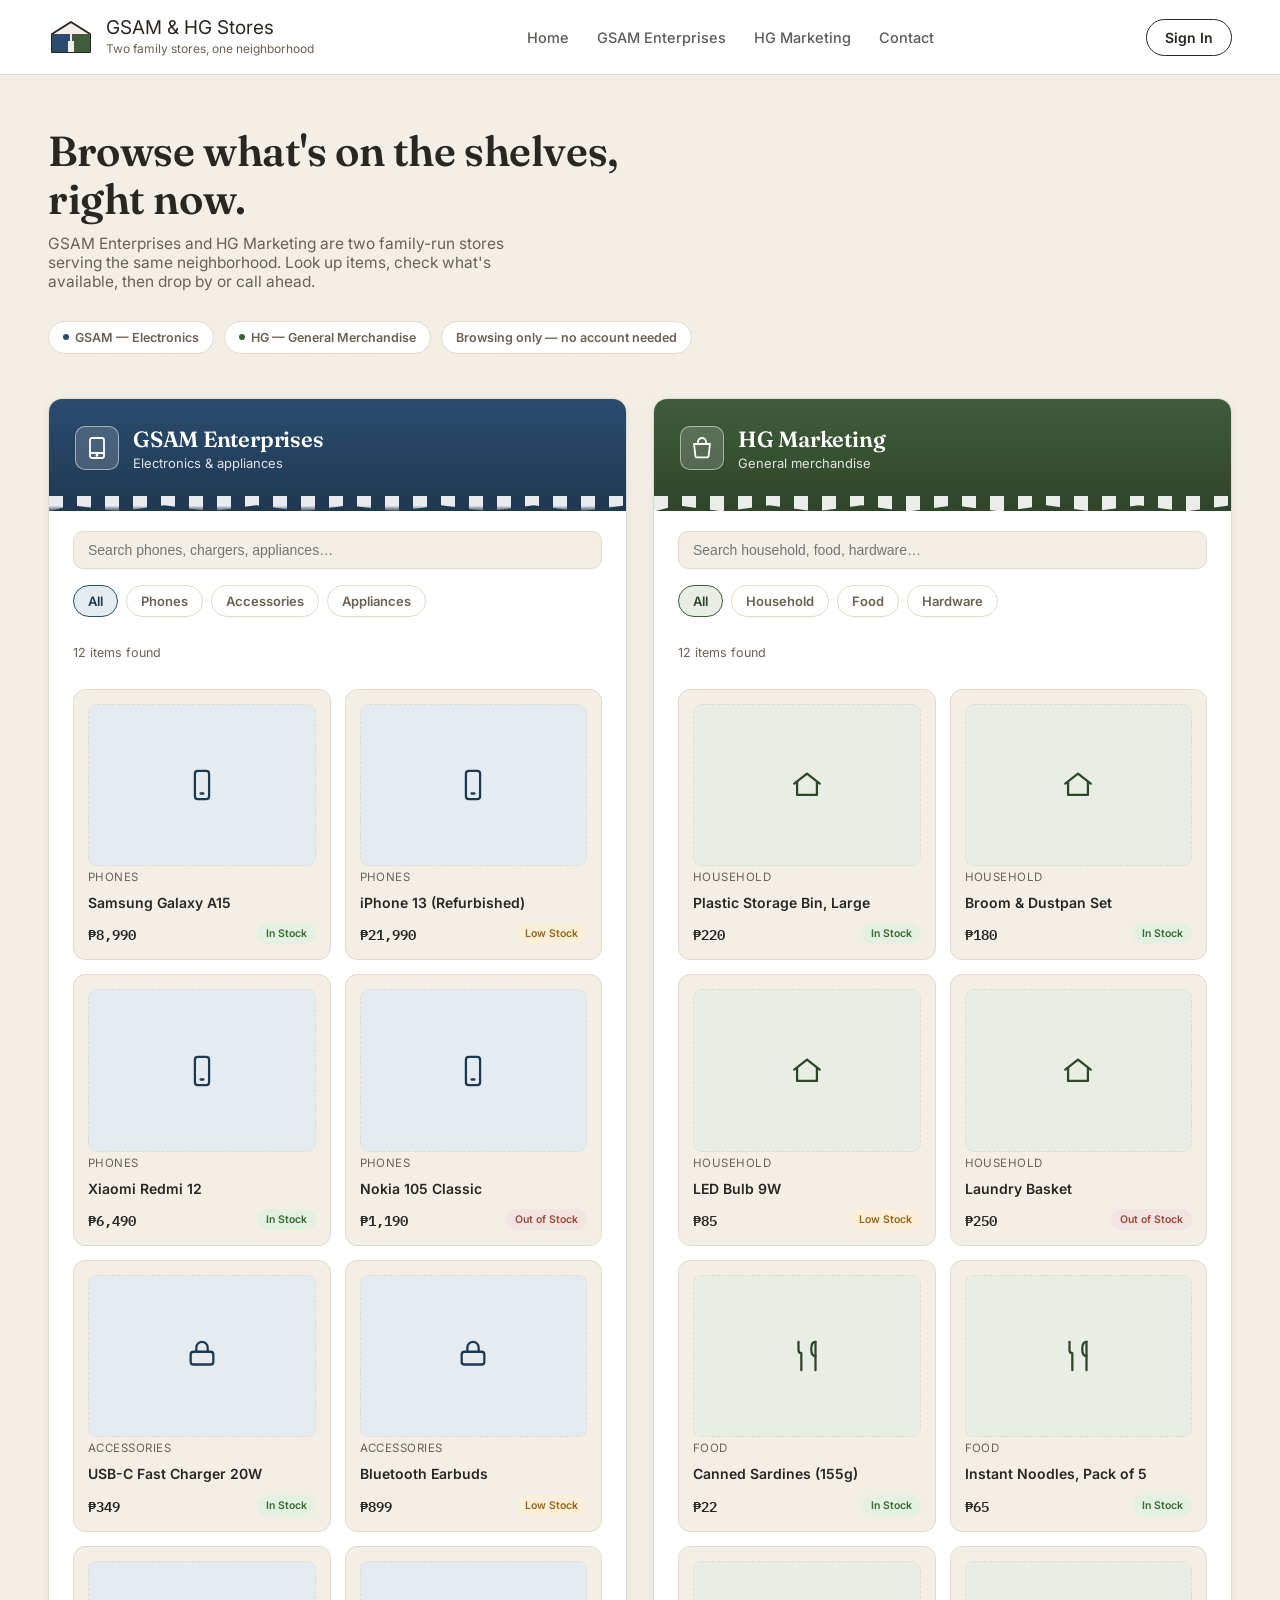
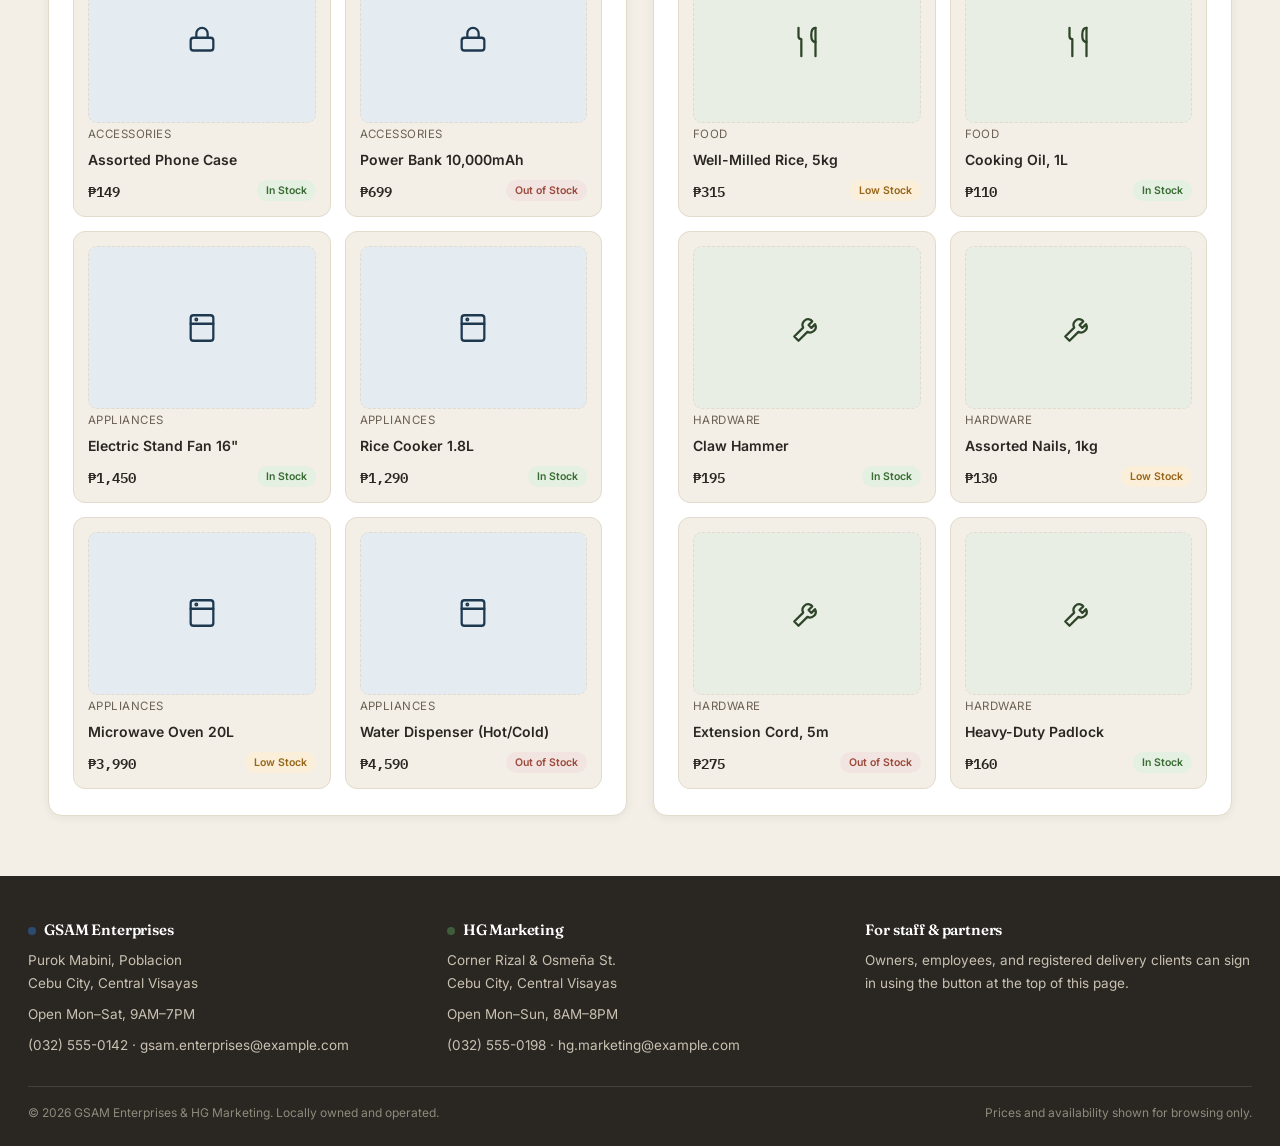
<file: index.html>
<!DOCTYPE html>
<html lang="en">
<head>
<meta charset="UTF-8">
<meta name="viewport" content="width=device-width, initial-scale=1.0">
<title>GSAM Enterprises &amp; HG Marketing — Neighborhood Stores</title>
<link rel="preconnect" href="https://fonts.googleapis.com">
<link href="https://fonts.googleapis.com/css2?family=Fraunces:opsz,wght@9..144,400;9..144,500;9..144,600;9..144,700&family=Inter:wght@400;500;600;700&family=IBM+Plex+Mono:wght@500;600&display=swap" rel="stylesheet">
<style>
  :root{
    --bg:#F3EFE6;
    --surface:#FFFFFF;
    --ink:#2A2622;
    --ink-soft:#6B6154;
    --line:#E2DBCB;

    --gsam:#2B4C6F;
    --gsam-deep:#1E3850;
    --gsam-soft:#E4ECF2;

    --hg:#3F5D3A;
    --hg-deep:#2E4529;
    --hg-soft:#E9EEE4;

    --status-in-bg:#E4F0E1; --status-in-text:#3B6B34;
    --status-low-bg:#FBEFD9; --status-low-text:#96661B;
    --status-out-bg:#F1E4E1; --status-out-text:#9C4A3B;

    --radius:14px;
    --shadow:0 2px 10px rgba(42,38,34,0.06);
  }

  *{box-sizing:border-box;}
  html{scroll-behavior:smooth;}
  body{
    margin:0;
    background:var(--bg);
    color:var(--ink);
    font-family:'Inter',sans-serif;
    -webkit-font-smoothing:antialiased;
  }
  h1,h2,h3,.display{
    font-family:'Fraunces',serif;
    font-weight:600;
    letter-spacing:-0.01em;
  }
  .mono{ font-family:'IBM Plex Mono',monospace; }
  a{color:inherit;}
  button{font-family:inherit;}

  /* ---------- Header ---------- */
  header{
    position:sticky; top:0; z-index:50;
    background:var(--surface);
    border-bottom:1px solid var(--line);
  }
  .header-inner{
    max-width:1240px; margin:0 auto;
    display:flex; align-items:center; justify-content:space-between;
    padding:14px 28px;
    gap:20px;
  }
  .brand{
    display:flex; align-items:center; gap:12px;
  }
  .brand-mark{
    position:relative;
    width:46px; height:46px;
    flex-shrink:0;
  }
  .brand-mark svg{ width:100%; height:100%; }
  .brand-text .name{
    font-size:19px; line-height:1.1; margin:0;
  }
  .brand-text .tag{
    font-size:12px; color:var(--ink-soft); margin:2px 0 0;
  }
  nav.mainnav{
    display:flex; align-items:center; gap:28px;
  }
  nav.mainnav a{
    text-decoration:none;
    font-size:14.5px;
    font-weight:500;
    color:var(--ink);
    opacity:0.75;
    transition:opacity .15s ease;
  }
  nav.mainnav a:hover{ opacity:1; }
  .header-actions{
    display:flex; align-items:center; gap:18px;
  }
  .signin-btn{
    border:1.5px solid var(--ink);
    background:transparent;
    color:var(--ink);
    padding:9px 18px;
    border-radius:999px;
    font-size:14px;
    font-weight:600;
    cursor:pointer;
    transition:background .15s ease, color .15s ease;
    white-space:nowrap;
  }
  .signin-btn:hover{ background:var(--ink); color:var(--surface); }

  .nav-toggle{ display:none; }

  /* ---------- Hero ---------- */
  .hero{
    max-width:1240px; margin:0 auto;
    padding:52px 28px 34px;
    display:flex; align-items:flex-end; justify-content:space-between; gap:30px;
    flex-wrap:wrap;
  }
  .hero h1{
    font-size:clamp(28px,3.6vw,42px);
    margin:0 0 10px;
    max-width:640px;
    line-height:1.15;
  }
  .hero p{
    margin:0; color:var(--ink-soft); font-size:15.5px; max-width:480px;
  }
  .hero-badges{
    display:flex; gap:10px; flex-wrap:wrap;
  }
  .hero-badge{
    background:var(--surface);
    border:1px solid var(--line);
    border-radius:999px;
    padding:8px 14px;
    font-size:12.5px;
    font-weight:600;
    color:var(--ink-soft);
    display:flex; align-items:center; gap:6px;
  }
  .hero-badge .dot{ width:6px;height:6px;border-radius:50%; background:var(--ink-soft);}

  /* ---------- Store panels ---------- */
  .stores{
    max-width:1240px; margin:0 auto;
    padding:10px 28px 60px;
    display:grid;
    grid-template-columns:1fr 1fr;
    gap:26px;
  }
  @media (max-width:900px){
    .stores{ grid-template-columns:1fr; }
    nav.mainnav{ display:none; }
  }

  .store-panel{
    background:var(--surface);
    border-radius:var(--radius);
    border:1px solid var(--line);
    overflow:hidden;
    display:flex; flex-direction:column;
    box-shadow:var(--shadow);
  }

  .awning{
    position:relative;
    padding:26px 26px 40px;
    color:#fff;
  }
  .awning.gsam{
    background:linear-gradient(180deg,var(--gsam) 0%, var(--gsam-deep) 100%);
  }
  .awning.hg{
    background:linear-gradient(180deg,var(--hg) 0%, var(--hg-deep) 100%);
  }
  .awning-stripes{
    position:absolute; left:0; right:0; bottom:-1px; height:16px;
    background-size:28px 16px;
    background-repeat:repeat-x;
  }
  .awning.gsam .awning-stripes{
    background-image:repeating-linear-gradient(90deg,
      rgba(255,255,255,0.9) 0 14px,
      transparent 14px 28px);
    mask-image:linear-gradient(180deg,#000 60%, transparent 100%);
    clip-path:polygon(0 0,100% 0,100% 60%,92% 100%,84% 60%,76% 100%,68% 60%,60% 100%,52% 60%,44% 100%,36% 60%,28% 100%,20% 60%,12% 100%,4% 60%,0 100%);
  }
  .awning.hg .awning-stripes{
    background-image:repeating-linear-gradient(90deg,
      rgba(255,255,255,0.9) 0 14px,
      transparent 14px 28px);
    clip-path:polygon(0 0,100% 0,100% 60%,92% 100%,84% 60%,76% 100%,68% 60%,60% 100%,52% 60%,44% 100%,36% 60%,28% 100%,20% 60%,12% 100%,4% 60%,0 100%);
  }

  .store-heading{
    display:flex; align-items:center; gap:14px;
  }
  .store-icon{
    width:44px;height:44px; flex-shrink:0;
    background:rgba(255,255,255,0.16);
    border:1.5px solid rgba(255,255,255,0.5);
    border-radius:10px;
    display:flex; align-items:center; justify-content:center;
  }
  .store-icon svg{ width:24px;height:24px; }
  .store-heading h2{ margin:0; font-size:22px; color:#fff; }
  .store-heading .sub{ margin:2px 0 0; font-size:13px; color:rgba(255,255,255,0.85); }

  .store-body{
    padding:20px 24px 26px;
    display:flex; flex-direction:column;
    gap:16px;
    flex:1;
  }

  .search-row{
    display:flex; gap:10px;
  }
  .search-row input[type="text"]{
    flex:1;
    padding:10px 14px;
    border-radius:10px;
    border:1.5px solid var(--line);
    font-size:14px;
    background:var(--bg);
    color:var(--ink);
  }
  .search-row input[type="text"]:focus{
    outline:2px solid var(--gsam);
    outline-offset:1px;
  }
  .hg-panel .search-row input[type="text"]:focus{
    outline:2px solid var(--hg);
  }

  .filter-pills{
    display:flex; flex-wrap:wrap; gap:8px;
  }
  .pill{
    border:1.5px solid var(--line);
    background:var(--surface);
    color:var(--ink-soft);
    font-size:13px;
    font-weight:600;
    padding:7px 14px;
    border-radius:999px;
    cursor:pointer;
    transition:all .15s ease;
  }
  .gsam-panel .pill.active{ background:var(--gsam-soft); border-color:var(--gsam); color:var(--gsam-deep); }
  .hg-panel .pill.active{ background:var(--hg-soft); border-color:var(--hg); color:var(--hg-deep); }

  .result-count{
    font-size:12.5px; color:var(--ink-soft);
  }

  .product-grid{
    display:grid;
    grid-template-columns:repeat(2,1fr);
    gap:14px;
  }
  @media (max-width:520px){
    .product-grid{ grid-template-columns:1fr; }
  }

  .product-card{
    border:1px solid var(--line);
    border-radius:12px;
    padding:14px;
    display:flex; flex-direction:column; gap:10px;
    background:var(--bg);
  }
  .product-thumb{
    width:100%;
    aspect-ratio:1.4/1;
    border-radius:9px;
    display:flex; align-items:center; justify-content:center;
    border:1px dashed var(--line);
  }
  .gsam-panel .product-thumb{ background:var(--gsam-soft); }
  .hg-panel .product-thumb{ background:var(--hg-soft); }
  .product-thumb svg{ width:34px; height:34px; }
  .gsam-panel .product-thumb svg{ stroke:var(--gsam-deep); }
  .hg-panel .product-thumb svg{ stroke:var(--hg-deep); }

  .product-name{
    font-size:14px; font-weight:600; margin:0; line-height:1.3;
  }
  .product-cat{
    font-size:11.5px; color:var(--ink-soft); margin:-6px 0 0;
    text-transform:uppercase; letter-spacing:.04em;
  }
  .product-bottom{
    display:flex; align-items:center; justify-content:space-between; margin-top:auto;
  }
  .product-price{
    font-family:'IBM Plex Mono',monospace;
    font-weight:600; font-size:14px;
  }
  .badge{
    font-size:10.5px; font-weight:600;
    padding:4px 9px; border-radius:999px;
    white-space:nowrap;
  }
  .badge.in{ background:var(--status-in-bg); color:var(--status-in-text); }
  .badge.low{ background:var(--status-low-bg); color:var(--status-low-text); }
  .badge.out{ background:var(--status-out-bg); color:var(--status-out-text); }

  .empty-state{
    text-align:center; padding:30px 10px; color:var(--ink-soft); font-size:13.5px;
    grid-column:1/-1;
  }

  /* ---------- Footer ---------- */
  footer{
    background:var(--ink);
    color:#EDE8DD;
    padding:44px 28px 26px;
  }
  .footer-inner{
    max-width:1240px; margin:0 auto;
    display:grid;
    grid-template-columns:1fr 1fr 1fr;
    gap:32px;
  }
  @media (max-width:760px){
    .footer-inner{ grid-template-columns:1fr; }
  }
  .footer-inner h3{
    font-size:15px; margin:0 0 10px; color:#fff;
  }
  .footer-inner p, .footer-inner a{
    font-size:13.5px; line-height:1.7; color:#C9C2B2; text-decoration:none; margin:0;
  }
  .footer-store-dot{
    display:inline-block; width:8px;height:8px;border-radius:50%; margin-right:8px;
  }
  .footer-bottom{
    max-width:1240px; margin:30px auto 0;
    border-top:1px solid rgba(255,255,255,0.12);
    padding-top:18px;
    font-size:12px; color:#8F8A7C;
    display:flex; justify-content:space-between; flex-wrap:wrap; gap:8px;
  }

  /* ---------- Sign-in panel ---------- */
  .overlay{
    position:fixed; inset:0; background:rgba(42,38,34,0.45);
    display:none; align-items:center; justify-content:center;
    z-index:100; padding:20px;
  }
  .overlay.open{ display:flex; }
  .signin-card{
    background:var(--surface);
    border-radius:16px;
    max-width:380px; width:100%;
    padding:28px 26px;
    box-shadow:0 12px 40px rgba(0,0,0,0.2);
  }
  .signin-card h3{ margin:0 0 6px; font-size:19px; }
  .signin-card p{ margin:0 0 18px; font-size:13.5px; color:var(--ink-soft); line-height:1.6; }
  .signin-roles{ display:flex; flex-direction:column; gap:8px; margin-bottom:18px; }
  .role-row{
    border:1px solid var(--line); border-radius:10px;
    padding:10px 14px; font-size:13.5px; font-weight:500;
    display:flex; align-items:center; justify-content:space-between;
    color:var(--ink);
  }
  .role-row span.tag{
    font-size:11px; color:var(--ink-soft); font-weight:600;
  }
  .signin-close{
    width:100%; padding:10px; border-radius:10px; border:none;
    background:var(--ink); color:#fff; font-weight:600; font-size:14px; cursor:pointer;
  }
</style>
</head>
<body>

<header>
  <div class="header-inner">
    <div class="brand">
      <div class="brand-mark">
        <svg viewBox="0 0 46 46" fill="none">
          <path d="M4 20 L23 8 L42 20 V38 H4 Z" fill="#F3EFE6" stroke="#2A2622" stroke-width="2" stroke-linejoin="round"/>
          <rect x="4" y="20" width="18" height="18" fill="var(--gsam)"/>
          <rect x="24" y="20" width="18" height="18" fill="var(--hg)"/>
          <rect x="20" y="27" width="6" height="11" fill="#F3EFE6"/>
        </svg>
      </div>
      <div class="brand-text">
        <p class="name">GSAM &amp; HG Stores</p>
        <p class="tag">Two family stores, one neighborhood</p>
      </div>
    </div>

    <nav class="mainnav">
      <a href="#top">Home</a>
      <a href="#gsam">GSAM Enterprises</a>
      <a href="#hg">HG Marketing</a>
      <a href="#contact">Contact</a>
    </nav>

    <div class="header-actions">
      <button class="signin-btn" onclick="document.getElementById('signinOverlay').classList.add('open')">Sign In</button>
    </div>
  </div>
</header>

<section class="hero" id="top">
  <div>
    <h1>Browse what's on the shelves, right now.</h1>
    <p>GSAM Enterprises and HG Marketing are two family-run stores serving the same neighborhood. Look up items, check what's available, then drop by or call ahead.</p>
  </div>
  <div class="hero-badges">
    <span class="hero-badge"><span class="dot" style="background:var(--gsam)"></span>GSAM — Electronics</span>
    <span class="hero-badge"><span class="dot" style="background:var(--hg)"></span>HG — General Merchandise</span>
    <span class="hero-badge">Browsing only — no account needed</span>
  </div>
</section>

<main class="stores">

  <!-- GSAM ENTERPRISES -->
  <div class="store-panel gsam-panel" id="gsam">
    <div class="awning gsam">
      <div class="store-heading">
        <div class="store-icon">
          <svg viewBox="0 0 24 24" fill="none" stroke="#fff" stroke-width="1.8" stroke-linecap="round" stroke-linejoin="round">
            <rect x="5" y="2" width="14" height="20" rx="2"/>
            <line x1="5" y1="17" x2="19" y2="17"/>
            <circle cx="12" cy="19.3" r="0.6" fill="#fff"/>
          </svg>
        </div>
        <div>
          <h2>GSAM Enterprises</h2>
          <p class="sub">Electronics &amp; appliances</p>
        </div>
      </div>
      <div class="awning-stripes"></div>
    </div>

    <div class="store-body">
      <div class="search-row">
        <input type="text" id="gsamSearch" placeholder="Search phones, chargers, appliances…" oninput="renderGSAM()">
      </div>
      <div class="filter-pills" id="gsamFilters">
        <button class="pill active" data-cat="all">All</button>
        <button class="pill" data-cat="Phones">Phones</button>
        <button class="pill" data-cat="Accessories">Accessories</button>
        <button class="pill" data-cat="Appliances">Appliances</button>
      </div>
      <p class="result-count" id="gsamCount"></p>
      <div class="product-grid" id="gsamGrid"></div>
    </div>
  </div>

  <!-- HG MARKETING -->
  <div class="store-panel hg-panel" id="hg">
    <div class="awning hg">
      <div class="store-heading">
        <div class="store-icon">
          <svg viewBox="0 0 24 24" fill="none" stroke="#fff" stroke-width="1.8" stroke-linecap="round" stroke-linejoin="round">
            <path d="M4 8h16l-1.5 12.5a1 1 0 0 1-1 .9H6.5a1 1 0 0 1-1-.9L4 8Z"/>
            <path d="M8 8V6a4 4 0 0 1 8 0v2"/>
          </svg>
        </div>
        <div>
          <h2>HG Marketing</h2>
          <p class="sub">General merchandise</p>
        </div>
      </div>
      <div class="awning-stripes"></div>
    </div>

    <div class="store-body">
      <div class="search-row">
        <input type="text" id="hgSearch" placeholder="Search household, food, hardware…" oninput="renderHG()">
      </div>
      <div class="filter-pills" id="hgFilters">
        <button class="pill active" data-cat="all">All</button>
        <button class="pill" data-cat="Household">Household</button>
        <button class="pill" data-cat="Food">Food</button>
        <button class="pill" data-cat="Hardware">Hardware</button>
      </div>
      <p class="result-count" id="hgCount"></p>
      <div class="product-grid" id="hgGrid"></div>
    </div>
  </div>

</main>

<footer id="contact">
  <div class="footer-inner">
    <div>
      <h3><span class="footer-store-dot" style="background:var(--gsam)"></span>GSAM Enterprises</h3>
      <p>Purok Mabini, Poblacion<br>Cebu City, Central Visayas</p>
      <p style="margin-top:8px;">Open Mon–Sat, 9AM–7PM</p>
      <p style="margin-top:8px;">(032) 555-0142 &middot; gsam.enterprises@example.com</p>
    </div>
    <div>
      <h3><span class="footer-store-dot" style="background:var(--hg)"></span>HG Marketing</h3>
      <p>Corner Rizal &amp; Osmeña St.<br>Cebu City, Central Visayas</p>
      <p style="margin-top:8px;">Open Mon–Sun, 8AM–8PM</p>
      <p style="margin-top:8px;">(032) 555-0198 &middot; hg.marketing@example.com</p>
    </div>
    <div>
      <h3>For staff &amp; partners</h3>
      <p>Owners, employees, and registered delivery clients can sign in using the button at the top of this page.</p>
    </div>
  </div>
  <div class="footer-bottom">
    <span>&copy; 2026 GSAM Enterprises &amp; HG Marketing. Locally owned and operated.</span>
    <span>Prices and availability shown for browsing only.</span>
  </div>
</footer>

<!-- Sign-in overlay -->
<div class="overlay" id="signinOverlay">
  <div class="signin-card">
    <h3>Sign in to your account</h3>
    <p>This area is for people who manage or work with the stores.</p>
    <div class="signin-roles">
      <div class="role-row">Store owner <span class="tag">GSAM / HG</span></div>
      <div class="role-row">Employee <span class="tag">Staff access</span></div>
      <div class="role-row">Delivery client <span class="tag">Registered only</span></div>
    </div>
    <button class="signin-close" onclick="document.getElementById('signinOverlay').classList.remove('open')">Close</button>
  </div>
</div>

<script>
  // ---------- Icon set (flat line icons per category, drawn once, reused) ----------
  const ICONS = {
    Phones: `<svg viewBox="0 0 24 24" fill="none" stroke-width="1.6" stroke-linecap="round" stroke-linejoin="round"><rect x="7" y="2" width="10" height="20" rx="2"/><line x1="11" y1="18" x2="13" y2="18"/></svg>`,
    Accessories: `<svg viewBox="0 0 24 24" fill="none" stroke-width="1.6" stroke-linecap="round" stroke-linejoin="round"><rect x="4" y="9" width="16" height="9" rx="2"/><path d="M8 9V6a4 4 0 0 1 8 0v3"/></svg>`,
    Appliances: `<svg viewBox="0 0 24 24" fill="none" stroke-width="1.6" stroke-linecap="round" stroke-linejoin="round"><rect x="4" y="3" width="16" height="18" rx="2"/><line x1="4" y1="9" x2="20" y2="9"/><circle cx="8" cy="6" r="0.6"/></svg>`,
    Household: `<svg viewBox="0 0 24 24" fill="none" stroke-width="1.6" stroke-linecap="round" stroke-linejoin="round"><path d="M3 11 12 4l9 7"/><path d="M5 10v9h14v-9"/></svg>`,
    Food: `<svg viewBox="0 0 24 24" fill="none" stroke-width="1.6" stroke-linecap="round" stroke-linejoin="round"><path d="M6 2v6a2 2 0 0 0 2 2v12"/><path d="M18 2v20"/><path d="M18 2c-2 0-3 2-3 5s1 5 3 5"/></svg>`,
    Hardware: `<svg viewBox="0 0 24 24" fill="none" stroke-width="1.6" stroke-linecap="round" stroke-linejoin="round"><path d="M14.7 6.3a4 4 0 0 0-5.4 5.4L3 18l3 3 6.3-6.3a4 4 0 0 0 5.4-5.4l-2.6 2.6-2-2 2.6-2.6Z"/></svg>`
  };

  // ---------- Product data ----------
  const gsamProducts = [
    {name:"Samsung Galaxy A15", cat:"Phones", price:8990, status:"in"},
    {name:"iPhone 13 (Refurbished)", cat:"Phones", price:21990, status:"low"},
    {name:"Xiaomi Redmi 12", cat:"Phones", price:6490, status:"in"},
    {name:"Nokia 105 Classic", cat:"Phones", price:1190, status:"out"},
    {name:"USB-C Fast Charger 20W", cat:"Accessories", price:349, status:"in"},
    {name:"Bluetooth Earbuds", cat:"Accessories", price:899, status:"low"},
    {name:"Assorted Phone Case", cat:"Accessories", price:149, status:"in"},
    {name:"Power Bank 10,000mAh", cat:"Accessories", price:699, status:"out"},
    {name:"Electric Stand Fan 16\"", cat:"Appliances", price:1450, status:"in"},
    {name:"Rice Cooker 1.8L", cat:"Appliances", price:1290, status:"in"},
    {name:"Microwave Oven 20L", cat:"Appliances", price:3990, status:"low"},
    {name:"Water Dispenser (Hot/Cold)", cat:"Appliances", price:4590, status:"out"},
  ];

  const hgProducts = [
    {name:"Plastic Storage Bin, Large", cat:"Household", price:220, status:"in"},
    {name:"Broom &amp; Dustpan Set", cat:"Household", price:180, status:"in"},
    {name:"LED Bulb 9W", cat:"Household", price:85, status:"low"},
    {name:"Laundry Basket", cat:"Household", price:250, status:"out"},
    {name:"Canned Sardines (155g)", cat:"Food", price:22, status:"in"},
    {name:"Instant Noodles, Pack of 5", cat:"Food", price:65, status:"in"},
    {name:"Well-Milled Rice, 5kg", cat:"Food", price:315, status:"low"},
    {name:"Cooking Oil, 1L", cat:"Food", price:110, status:"in"},
    {name:"Claw Hammer", cat:"Hardware", price:195, status:"in"},
    {name:"Assorted Nails, 1kg", cat:"Hardware", price:130, status:"low"},
    {name:"Extension Cord, 5m", cat:"Hardware", price:275, status:"out"},
    {name:"Heavy-Duty Padlock", cat:"Hardware", price:160, status:"in"},
  ];

  const statusLabel = { in:"In Stock", low:"Low Stock", out:"Out of Stock" };

  let gsamActiveCat = "all";
  let hgActiveCat = "all";

  function peso(n){
    return "₱" + n.toLocaleString("en-PH");
  }

  function cardHTML(p){
    return `
      <div class="product-card">
        <div class="product-thumb">${ICONS[p.cat] || ""}</div>
        <p class="product-cat">${p.cat}</p>
        <p class="product-name">${p.name}</p>
        <div class="product-bottom">
          <span class="product-price">${peso(p.price)}</span>
          <span class="badge ${p.status}">${statusLabel[p.status]}</span>
        </div>
      </div>`;
  }

  function renderGrid(products, searchVal, activeCat, gridEl, countEl){
    const term = searchVal.trim().toLowerCase();
    const filtered = products.filter(p => {
      const matchesCat = activeCat === "all" || p.cat === activeCat;
      const matchesSearch = p.name.toLowerCase().includes(term);
      return matchesCat && matchesSearch;
    });
    countEl.textContent = filtered.length + (filtered.length === 1 ? " item" : " items") + " found";
    gridEl.innerHTML = filtered.length
      ? filtered.map(cardHTML).join("")
      : `<div class="empty-state">No items match your search.</div>`;
  }

  function renderGSAM(){
    renderGrid(gsamProducts, document.getElementById('gsamSearch').value, gsamActiveCat,
      document.getElementById('gsamGrid'), document.getElementById('gsamCount'));
  }
  function renderHG(){
    renderGrid(hgProducts, document.getElementById('hgSearch').value, hgActiveCat,
      document.getElementById('hgGrid'), document.getElementById('hgCount'));
  }

  document.getElementById('gsamFilters').addEventListener('click', (e) => {
    const btn = e.target.closest('.pill');
    if(!btn) return;
    gsamActiveCat = btn.dataset.cat;
    document.querySelectorAll('#gsamFilters .pill').forEach(p => p.classList.remove('active'));
    btn.classList.add('active');
    renderGSAM();
  });

  document.getElementById('hgFilters').addEventListener('click', (e) => {
    const btn = e.target.closest('.pill');
    if(!btn) return;
    hgActiveCat = btn.dataset.cat;
    document.querySelectorAll('#hgFilters .pill').forEach(p => p.classList.remove('active'));
    btn.classList.add('active');
    renderHG();
  });

  document.getElementById('signinOverlay').addEventListener('click', (e) => {
    if(e.target.id === 'signinOverlay') e.target.classList.remove('open');
  });

  renderGSAM();
  renderHG();
</script>

</body>
</html>
</file>
